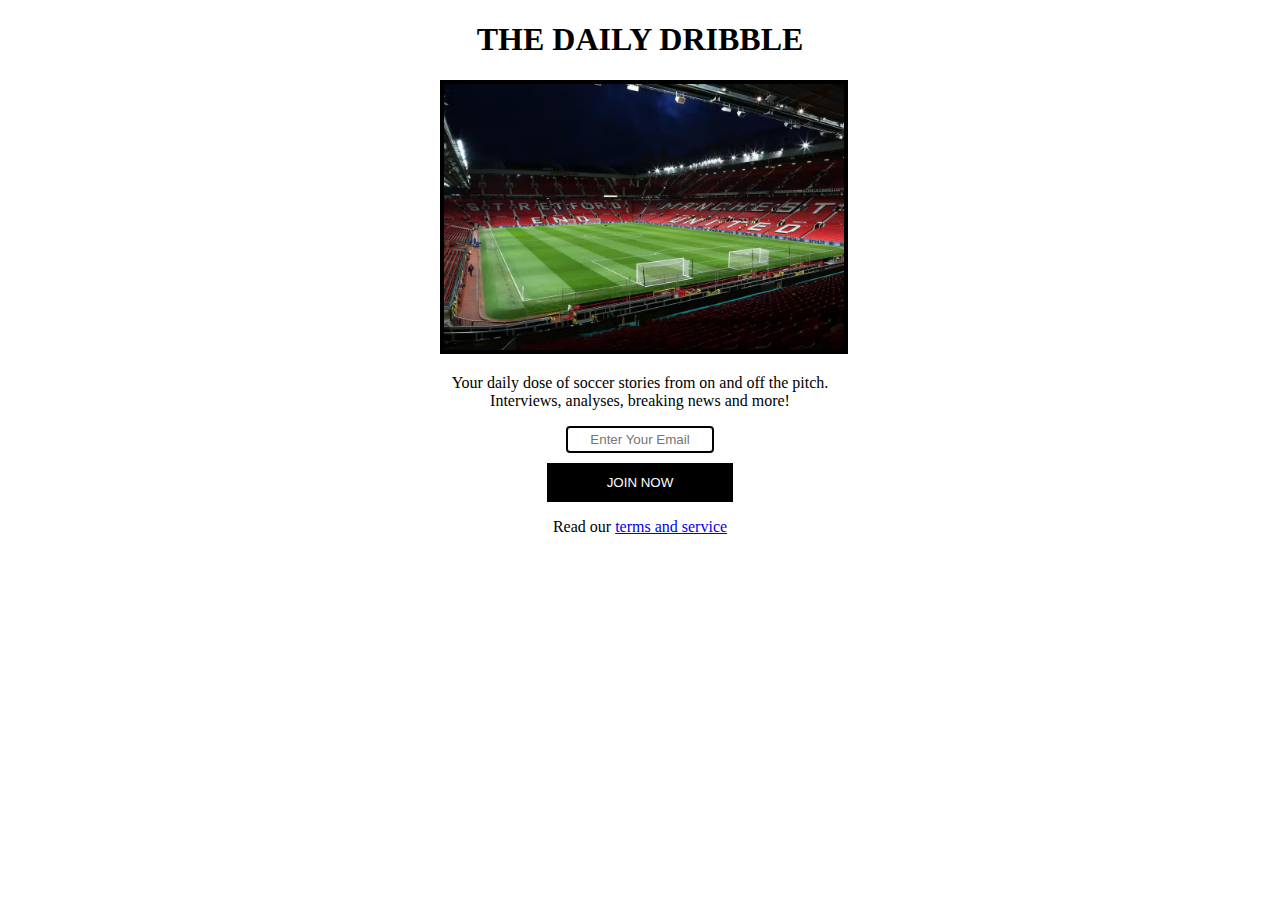
<file: daily-dribble/index.html>
<!DOCTYPE html>
<html lang="en">
  <head>
    <meta charset="UTF-8">
    <meta name="viewport" content="width=device-width, initial-scale=1.0">
    <link rel="stylesheet" href="style.css">
    <title>The Daily Dribble Newsletter</title>
  </head>
  <body>
  <div class="container">
    <header class="header">
        <h1 class="header-1">THE DAILY DRIBBLE</h1>  
    </header>
    <section class="img"> <img src="OT.png" alt=""></section>
    <article class="paragraph"><p>Your daily dose of soccer stories from on and off the pitch. Interviews, analyses, breaking news and more!</p></article>
    <input placeholder="Enter Your Email">
    <button>JOIN NOW</button>
    <div class="paragraph-2"><p>Read our <a href="#" target="_blank">terms and service</a></p></div>
    </div>
  </body>
</html>
</file>
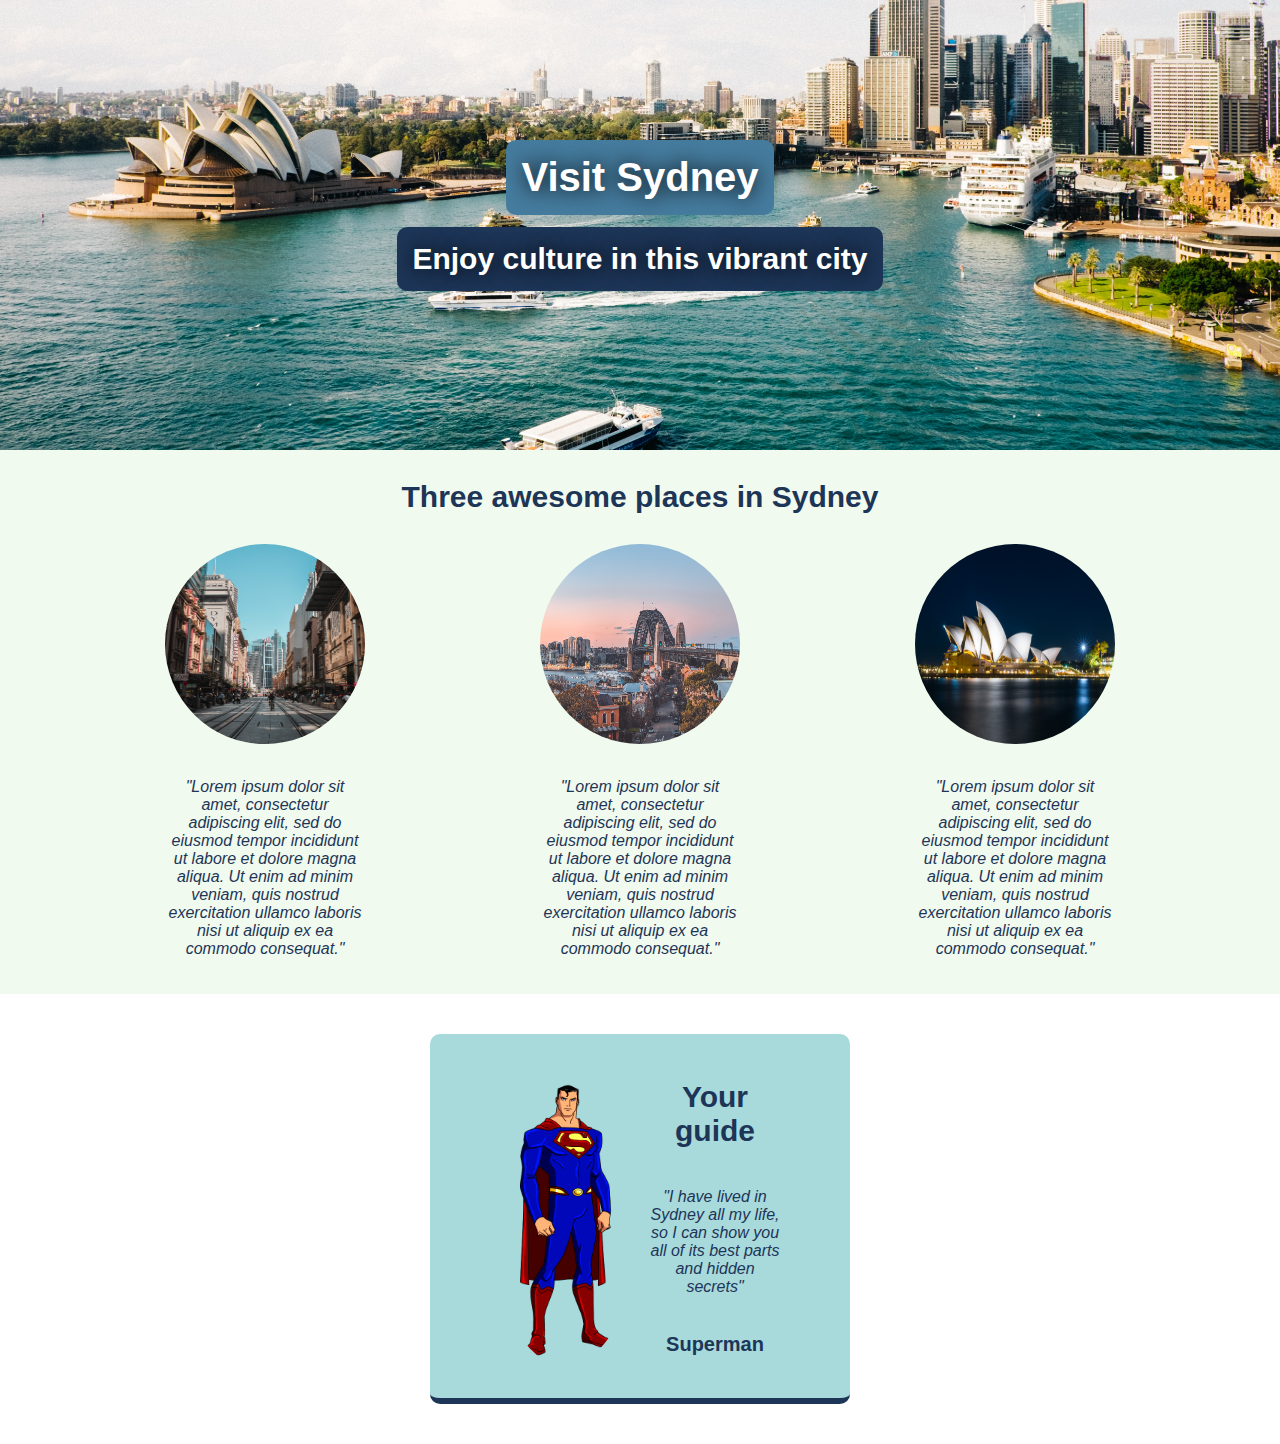
<file: hometown-homepage/index.html>
<!DOCTYPE html>
<html lang="en">
  <head>
    <meta charset="UTF-8" />
    <meta http-equiv="X-UA-Compatible" content="IE=edge" />
    <meta name="viewport" content="width=device-width, initial-scale=1.0" />
    <link rel="stylesheet" href="style.css" />
    <title>Hometown Homepage</title>
  </head>
  <body>
	<!-- HERO SECTION -->
        <div id="container">
            <h1>Visit Sydney</h1>
            <h2>Enjoy culture in this vibrant city</h2>
        </div>
        
        <!-- ACTIVITIES SECTION -->
           <div id="header-3-div">
           <h3 id="header-3">Three awesome places in Sydney</h3>
           </div>
            <div id="section-1">
            <div>
            <img src="images/laura-cros.jpg" class="image" alt="Laura Cros">
            <p class="paragraph">"Lorem ipsum dolor sit amet, consectetur adipiscing elit, sed do eiusmod tempor incididunt ut labore et dolore magna aliqua. Ut enim ad minim veniam, quis nostrud exercitation ullamco laboris nisi ut aliquip ex ea commodo consequat."</p>
            </div>
            <div>
            <img src="images/leigh.jpg" class="image" alt="Leigh">
            <p class="paragraph">"Lorem ipsum dolor sit amet, consectetur adipiscing elit, sed do eiusmod tempor incididunt ut labore et dolore magna aliqua. Ut enim ad minim veniam, quis nostrud exercitation ullamco laboris nisi ut aliquip ex ea commodo consequat."</p>
            </div>
            <div>
            <img src="images/tyler-duston.jpg" class="image" alt="Tyler Duston">
            <p class="paragraph">"Lorem ipsum dolor sit amet, consectetur adipiscing elit, sed do eiusmod tempor incididunt ut labore et dolore magna aliqua. Ut enim ad minim veniam, quis nostrud exercitation ullamco laboris nisi ut aliquip ex ea commodo consequat."</p>
            </div>
        </div>

        <!-- GUIDE SECTION -->
        <div id="section-2-container">
        <div id="section-2">
            <img src="images/superman.png" alt="Superman">
            <div id="section-3">
            <h3>Your guide</h3>
            <p>"I have lived in Sydney all my life, so I can show you all of its best parts and hidden secrets"</p>
            <h4>Superman</h4>
           </div>
        </div>
        </div>
  </body>
</html>
</file>
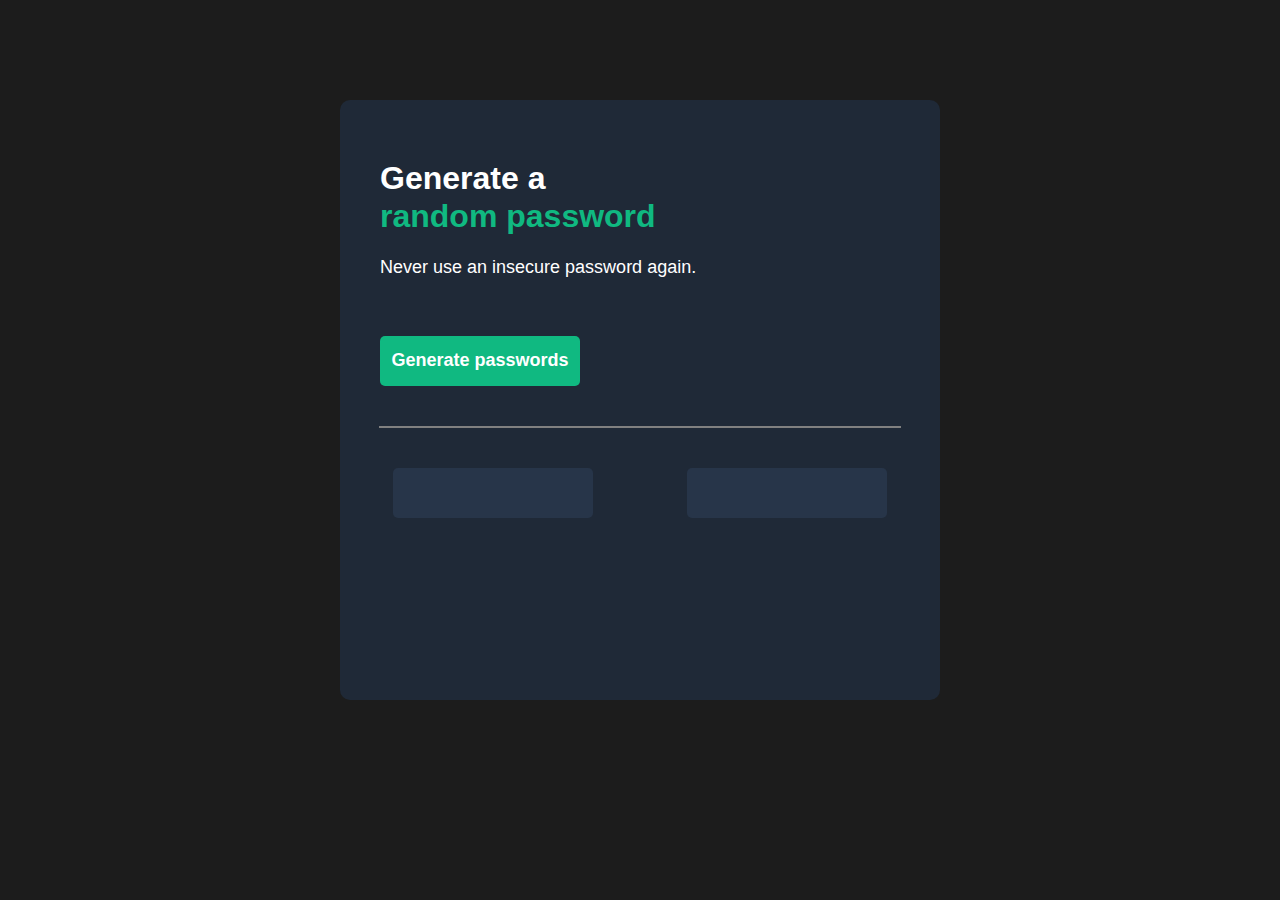
<file: password-generator/index.html>
<!DOCTYPE html>
<html lang="en">
  <head>
    <meta charset="UTF-8" />
    <meta name="viewport" content="width=device-width, initial-scale=1.0" />
    <link rel="stylesheet" href="style.css" />
    <script src="script.js" defer></script>
    <title>Random Password Generator</title>
  </head>
  <body>
    <div id="container">
      <h1 id="header-one">Generate a</h1>
      <h1 id="header-two">random password</h1>
      <p id="paragraph-one">Never use an insecure password again.</p>
      <button id="button-one" onclick="render()">Generate passwords</button>
      <hr />
      <div id="placeholder-container">
        <div id="password-one">
          <p id="container-paragraph-one"></p>
        </div>
        <div id="password-two">
          <p id="container-paragraph-two"></p>
        </div>
      </div>
    </div>
  </body>
</html>
</file>
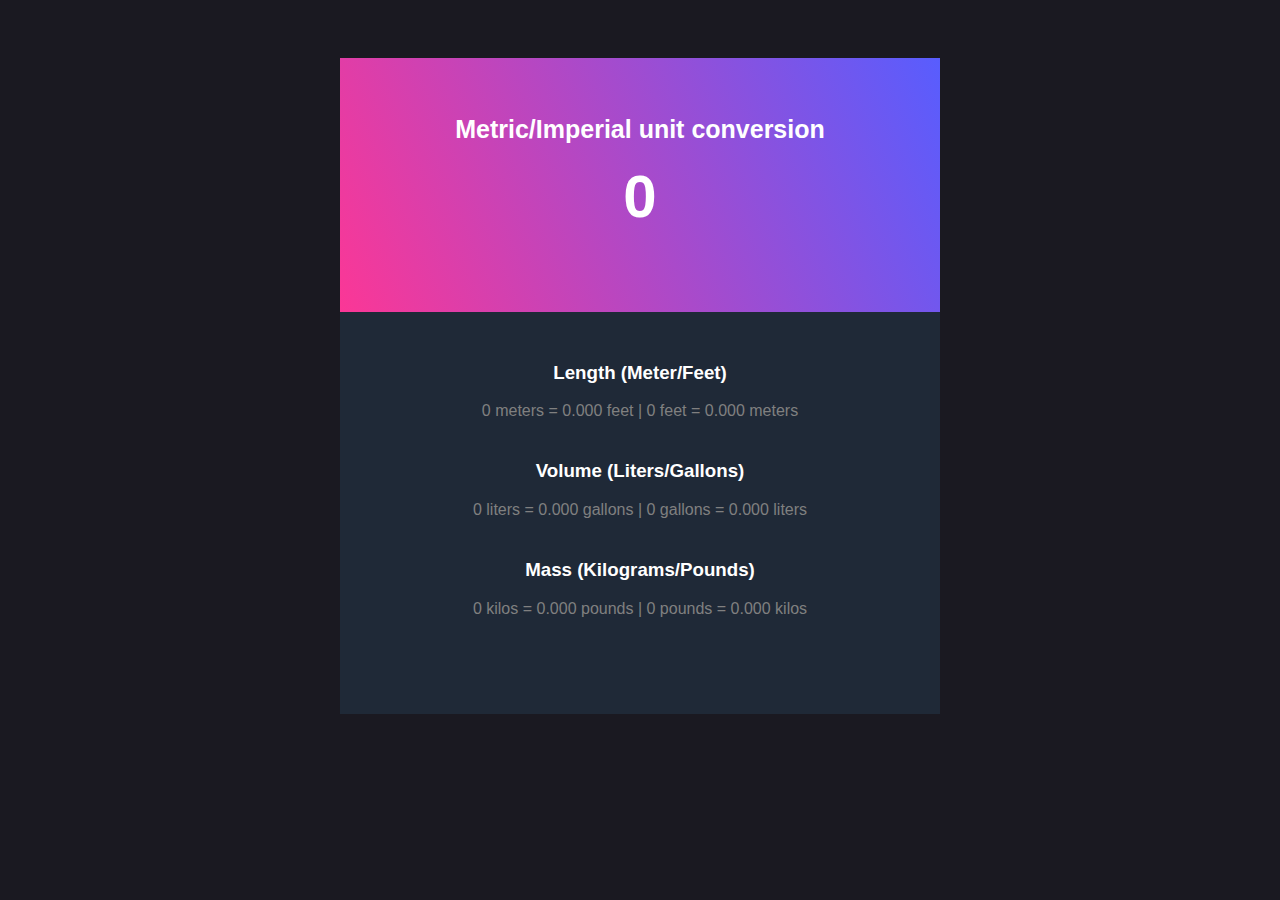
<file: unit-converter/index.html>
<!DOCTYPE html>
<html lang="en">
  <head>
    <meta charset="UTF-8" />
    <meta http-equiv="X-UA-Compatible" content="IE=edge" />
    <meta name="viewport" content="width=device-width, initial-scale=1.0" />
    <link rel="stylesheet" href="style.css" />
    <script src="script.js" defer></script>
    <title>Unit Converter</title>
  </head>
  <body>
    <div id="container">
      <div id="top-container">
        <h1>Metric/Imperial unit conversion</h1>
        <input id="input-el" placeholder="0" />
      </div>
      <div id="bottom-container">
        <h3>Length (Meter/Feet)</h3>
        <p id="paragraph-length">
          0 meters = 0.000 feet | 0 feet = 0.000 meters
        </p>
        <h3>Volume (Liters/Gallons)</h3>
        <p id="paragraph-volume">
          0 liters = 0.000 gallons | 0 gallons = 0.000 liters
        </p>
        <h3>Mass (Kilograms/Pounds)</h3>
        <p id="paragraph-mass">
          0 kilos = 0.000 pounds | 0 pounds = 0.000 kilos
        </p>
      </div>
    </div>
  </body>
</html>
</file>
<file: daily-dribble/style.css>
.container {
  display: block;
  margin: auto;
  width: 400px;
}

img {
  width: 400px;
  border: solid 4px black;
}

.header {
  text-align: center;
}

.paragraph {
  text-align: center;
}

input {
  display: block;
  margin: auto;
  border: solid black 2px;
  margin-bottom: 10px;
  padding-top: 4px;
  padding-bottom: 4px;
  width: 140px;
  border-radius: 4px;
  outline: none;
}

button {
  text-align: center;
  background: black;
  color: white;
  display: block;
  margin: auto;
  border: none;
  padding: 12px 60px;
}

button:active {
  background: grey;
  color: black;
}

.paragraph-2 {
  text-align: center;
}

::placeholder {
  text-align: center; 
}
</file>
<file: hometown-homepage/style.css>
body {
    text-align: center;
    color: #1D3557;
    font-family: Arial, Helvetica, sans-serif;
    margin: auto;
    background: #101010;
}

#container {
    display: flex;
    flex-direction: column;
    align-items: center;
    background-image: url(images/dan-freeman.jpg);
    background-size: cover;
    background-repeat:no-repeat;
    background-position: center center;
    height: 450px;
    color: white;
    text-shadow: 0px 0px 20px black;
    font-size: 20px;
}

#section-1 {
    background: #F1FAEE;
    display: flex;
    justify-content: space-evenly;
    height: 450px;
}

#section-2 {
    background: #A8DADC;
    display: flex;
    align-items: center;
    justify-content: center;
    width: 300px;
    padding: 60px;
    border-radius: 10px;
    margin: 40px auto;
    border-bottom: 6px solid #1D3557;
}

#section-2-container {
    display: flex;
    background: white;
    height: 450px;
}

.image {
    width: 200px;
    height: 200px;
    border-radius: 50%;
}

img {
    width: 300px;
    height: 300px;
    border-radius: 50%;
}

#header-3 {
    font-size: 30px;
}

#header-3-div {
    background: #F1FAEE;
    display: flex;
    flex-direction: column;
}

h1 {
    background: #457B9D;
    padding: 15px;
    border-radius: 10px;
    margin-top: 140px;
}

h2 {
    background: #1D3557;
    padding: 15px;
    border-radius: 10px;
    margin-top: -15px;
}

.paragraph {
    width: 200px;
    margin: 20px auto;
}

p {
    font-style: italic;
    padding: 10px;
}

h3 {
    font-size: 30px;
}

h4 {
    font-size: 20px;
}

@media (min-width: 200px) and (max-width: 600px) {
    body {
        font-size: 16px;
    }

    #container {
        height: auto;
    }

    .image {
        width: 100px;
        height: 100px; 
    }
    
    img {
	width: 50%;
        height: auto;
    }
    
    .paragraph {
        width: 100%; 
    }

    p {
        font-style: normal; 
    }
}
</file>
<file: password-generator/style.css>
body {
    background-color: #1C1C1C;
    color: white;
    font-family: Arial, Helvetica, sans-serif;
}

#container {
    max-width: 600px;
    margin: auto;
    height: 600px;
    margin-top: 100px;
    border-radius: 10px;
    background-color: #1F2937;
}

hr {
    width: 520px;
    margin-top: 40px;
    border: 0.5px solid grey;
}

#placeholder-container {
    display: flex;
    gap: 40px;
    justify-content: space-evenly;
    margin-top: 40px;
}

#password-one {
    width: 200px;
    height: 50px;
    border-radius: 5px;
    background-color: #273549;
    text-align: center;
    color: #55F991;
}

#password-two {
    width: 200px;
    height: 50px;
    border-radius: 5px;
    background-color: #273549;
    text-align: center;
    color: #55F991;
}

#header-one {
    padding-left: 40px;
    padding-top: 60px;
    font-weight: bolder;
}

#header-two {
    padding-left: 40px;
    margin-top: -20px;
    font-weight: bolder;
    color: #10B981;
}

#paragraph-one {
    padding-left: 40px;
    font-size: 18px;
}

#button-one {
    margin-left: 40px;
    margin-top: 40px;
    background-color: #10B981;
    color: white;
    width: 200px;
    height: 50px;
    border-radius: 5px;
    border: none;
    font-size: large;
    font-weight: bold;
    cursor: pointer;
}

#button-one:active {
    background-color: #0d9266;
}

@media screen and (width: 1920px) {
    #container {
        margin-top: 200px;
    }
}
</file>
<file: unit-converter/style.css>
body {
  background: #1a1921;
  color: white;
  font-family: Arial, Helvetica, sans-serif;
}

#container {
  display: block;
  margin: auto;
  width: 600px;
  padding-top: 140px;
}

#top-container {
  background: linear-gradient(246.26deg, #585dfe 0%, #fb3796 100%);
  padding: 80px;
  text-align: center;
  padding-top: 10px;
}

#bottom-container {
  background: #1F2937;
  padding: 80px;
  text-align: center;
  padding-top: 10px;
}

input {
  font-size: 60px;
  background: transparent;
  border: none;
  color: white;
  font-weight: bold;
  text-align: center;
  width: 160px;
  caret-color: white;
}

input:focus {
  outline: none;
}

h1 {
  font-weight: bold;
  font-size: 25px;
  padding-top: 30px;
}

p {
  color: grey;
}

::placeholder {
  color: white;
  font-size: 60px;
  font-weight: bold;
}

h3 {
  margin-top: 40px;
}

@media (max-width: 1512px) {
  #container {
    padding-top: 50px;
  }
}
</file>
